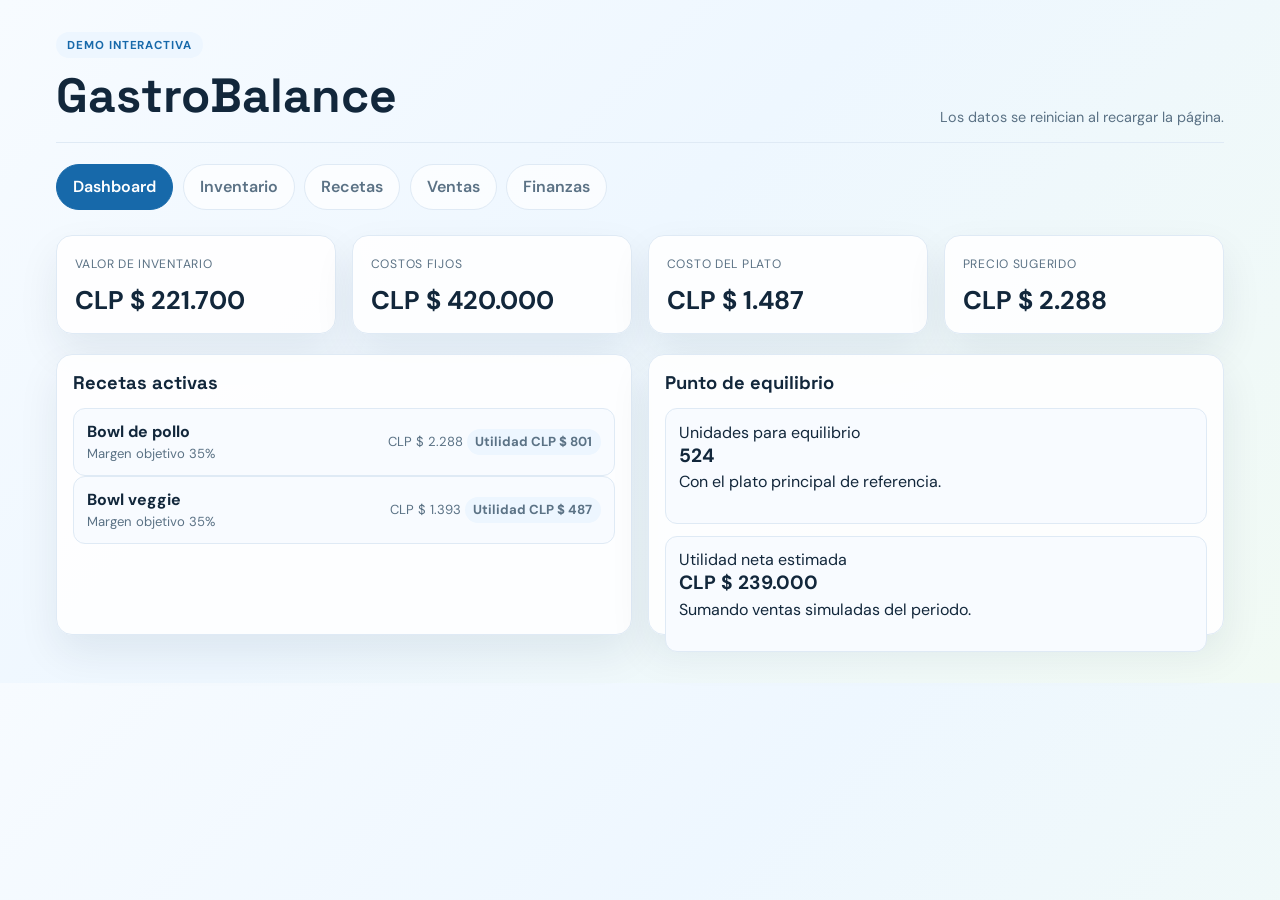
<file: gastro-demo/index.html>
<!DOCTYPE html>
<html lang="es">

<head>
    <meta charset="UTF-8" />
    <meta name="viewport" content="width=device-width, initial-scale=1.0" />
    <title>GastroBalance Demo</title>
    <link rel="preconnect" href="https://fonts.googleapis.com" />
    <link rel="preconnect" href="https://fonts.gstatic.com" crossorigin />
    <link
        href="https://fonts.googleapis.com/css2?family=DM+Sans:wght@400;500;600;700&family=Space+Grotesk:wght@500;600;700&display=swap"
        rel="stylesheet" />
    <link rel="stylesheet" href="styles.css" />
</head>

<body>
    <div class="page-shell">
        <header class="topbar">
            <div>
                <span class="eyebrow">Demo interactiva</span>
                <h1>GastroBalance</h1>
            </div>
            <p class="topbar-note">Los datos se reinician al recargar la página.</p>
        </header>

        <nav class="tabs" aria-label="Secciones de la demo">
            <button class="tab is-active" data-tab="dashboard" type="button">Dashboard</button>
            <button class="tab" data-tab="inventario" type="button">Inventario</button>
            <button class="tab" data-tab="recetas" type="button">Recetas</button>
            <button class="tab" data-tab="ventas" type="button">Ventas</button>
            <button class="tab" data-tab="finanzas" type="button">Finanzas</button>
        </nav>

        <main>
            <section class="panel is-active" data-panel="dashboard">
                <div class="metrics" id="dashboardMetrics"></div>

                <div class="grid two-cols">
                    <article class="card">
                        <div class="card-header">
                            <h2>Recetas activas</h2>
                        </div>
                        <div id="recipeList"></div>
                    </article>

                    <article class="card">
                        <div class="card-header">
                            <h2>Punto de equilibrio</h2>
                        </div>
                        <div id="breakEvenCard" class="break-even-card"></div>
                    </article>
                </div>
            </section>

            <section class="panel" data-panel="inventario">
                <div class="card">
                    <div class="card-header">
                        <h2>Inventario</h2>
                    </div>
                    <div id="inventoryList" class="inventory-list"></div>
                </div>

                <div class="card form-card">
                    <div class="card-header">
                        <h2>Agregar ingrediente</h2>
                    </div>
                    <form id="ingredientForm" class="stacked-form">
                        <div class="field-row two-cols-form">
                            <label>
                                Nombre
                                <input type="text" name="name" placeholder="Ej: quinoa" required />
                            </label>
                            <label>
                                Categoría
                                <input type="text" name="category" placeholder="Ej: cereales" required />
                            </label>
                        </div>
                        <div class="field-row two-cols-form">
                            <label>
                                Unidad
                                <select name="unit">
                                    <option value="kg">kg</option>
                                    <option value="g">g</option>
                                    <option value="l">l</option>
                                    <option value="ml">ml</option>
                                    <option value="unid">unid</option>
                                </select>
                            </label>
                            <label>
                                Stock inicial
                                <input type="number" name="stock" min="0" step="0.1" value="10" required />
                            </label>
                        </div>
                        <div class="field-row two-cols-form">
                            <label>
                                Precio unitario
                                <input type="number" name="price" min="0" step="10" value="1200" required />
                            </label>
                            <button type="submit" class="primary-button">Guardar ingrediente</button>
                        </div>
                    </form>
                </div>
            </section>

            <section class="panel" data-panel="recetas">
                <div class="card">
                    <div class="card-header">
                        <h2>Recetas y costos</h2>
                    </div>
                    <div id="recipesTable" class="recipes-table"></div>
                </div>
            </section>

            <section class="panel" data-panel="ventas">
                <div class="grid two-cols">
                    <article class="card">
                        <div class="card-header">
                            <h2>Registrar venta</h2>
                        </div>
                        <form id="saleForm" class="stacked-form">
                            <label>
                                Plato
                                <select id="saleRecipe" name="recipe"></select>
                            </label>
                            <div class="field-row two-cols-form">
                                <label>
                                    Unidades
                                    <input type="number" name="units" min="1" step="1" value="1" required />
                                </label>
                                <label>
                                    Precio de venta
                                    <input type="number" name="salePrice" min="0" step="100" value="5200" required />
                                </label>
                            </div>
                            <div class="field-row two-cols-form">
                                <label>
                                    Canal
                                    <select name="channel">
                                        <option>Mostrador</option>
                                        <option>Delivery propio</option>
                                        <option>App delivery</option>
                                    </select>
                                </label>
                                <label>
                                    Referencia
                                    <input type="text" name="reference" value="Pedido demo" />
                                </label>
                            </div>
                            <div class="field-row two-cols-form">
                                <label>
                                    Costo delivery
                                    <input type="number" name="deliveryCost" min="0" step="100" value="0" />
                                </label>
                                <label>
                                    Comisión app
                                    <input type="number" name="platformFee" min="0" step="100" value="0" />
                                </label>
                            </div>
                            <button type="submit" class="primary-button">Registrar venta</button>
                        </form>
                    </article>

                    <article class="card">
                        <div class="card-header">
                            <h2>Últimas ventas</h2>
                        </div>
                        <div id="salesList" class="sales-list"></div>
                    </article>
                </div>
            </section>

            <section class="panel" data-panel="finanzas">
                <div class="card">
                    <div class="card-header">
                        <h2>Distribución financiera</h2>
                    </div>
                    <div id="financeShare" class="share-list"></div>
                </div>
            </section>
        </main>
    </div>

    <script src="app.js"></script>
</body>

</html>
</file>
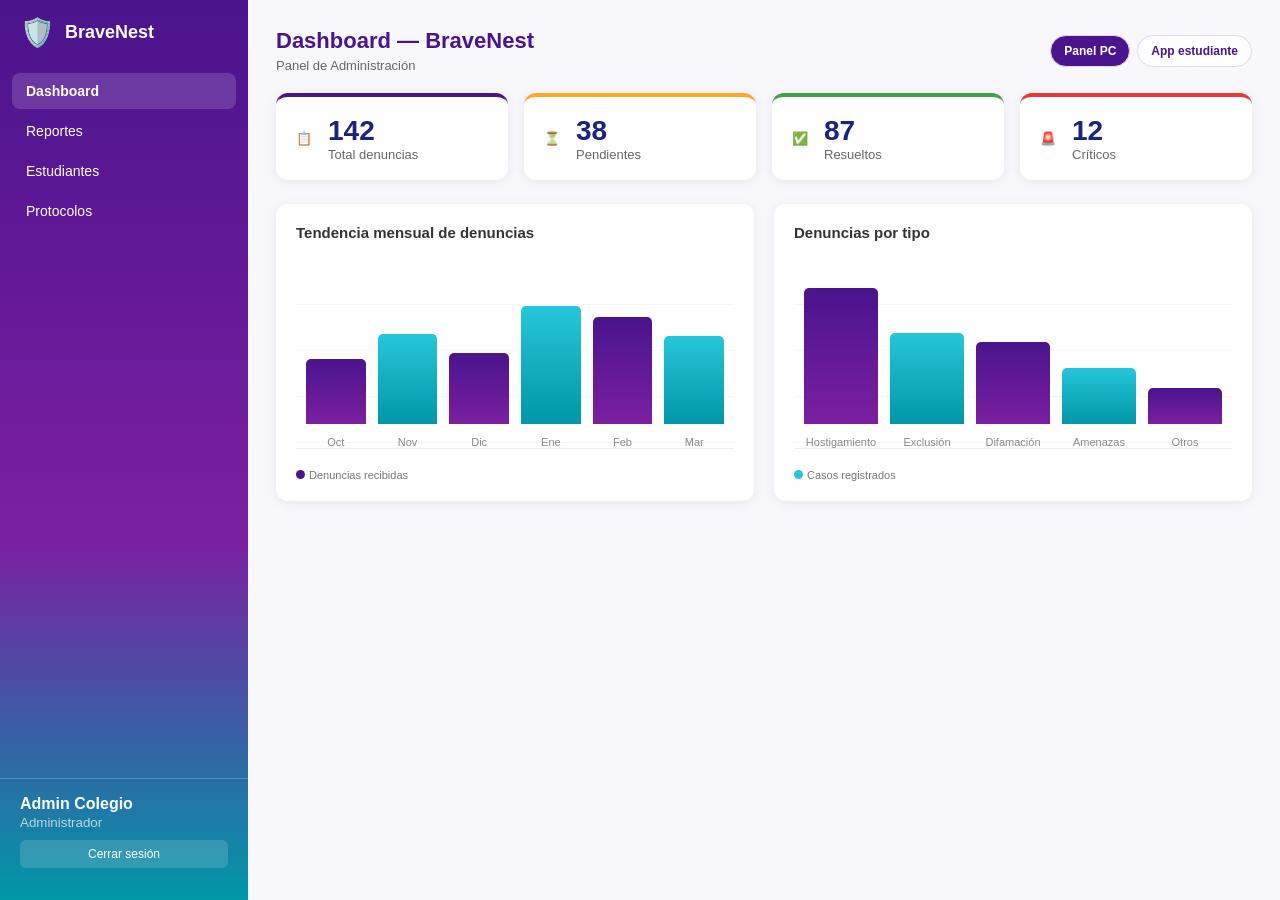
<file: portfolio-demo/index.html>
<!doctype html>
<html lang="es">

<head>
    <meta charset="utf-8">
    <meta name="viewport" content="width=device-width, initial-scale=1">
    <title>BraveNest | Demo interactivo</title>
    <style>
        :root {
            --primary: #4a148c;
            --primary-dark: #38006b;
            --primary-light: #7b1fa2;
            --secondary: #26c6da;
            --secondary-dark: #0097a7;
            --danger: #e53935;
            --warning: #ffa726;
            --success: #43a047;
            --bg: #f8f7fc;
            --card: #fff;
            --ink: #1a1a2e;
            --muted: #666;
            --line: #e8d5f5;
            --sidebar: 248px;
            --shadow: 0 2px 12px rgba(0, 0, 0, .07)
        }

        * {
            box-sizing: border-box;
            margin: 0;
            padding: 0
        }

        body {
            font-family: 'Segoe UI', Roboto, sans-serif;
            background: var(--bg);
            color: var(--ink)
        }

        button,
        input,
        textarea,
        select {
            font: inherit
        }

        button {
            cursor: pointer
        }

        .app {
            min-height: 100vh;
            display: flex
        }

        .sidebar {
            width: var(--sidebar);
            flex: none;
            min-height: 100vh;
            padding: 16px 0;
            display: flex;
            flex-direction: column;
            color: #fff;
            background: linear-gradient(180deg, var(--primary) 0%, var(--primary-light) 60%, var(--secondary-dark) 100%);
            position: sticky;
            top: 0
        }

        .brand {
            display: flex;
            align-items: center;
            gap: 10px;
            padding: 0 20px 24px;
            font-weight: 700;
            font-size: 18px
        }

        .brand-icon {
            font-size: 28px
        }

        .nav {
            display: flex;
            flex-direction: column;
            gap: 4px;
            padding: 0 12px;
            flex: 1
        }

        .nav button {
            border: 0;
            border-radius: 8px;
            padding: 10px 14px;
            color: #fff;
            background: transparent;
            text-align: left;
            font-size: 14px
        }

        .nav button:hover,
        .nav button.active {
            background: rgba(255, 255, 255, .15);
            font-weight: 700
        }

        .user {
            padding: 16px 20px;
            border-top: 1px solid rgba(255, 255, 255, .2)
        }

        .user strong {
            display: block;
            margin-bottom: 2px
        }

        .user small {
            display: block;
            opacity: .7;
            margin-bottom: 10px
        }

        .logout {
            width: 100%;
            border: 0;
            border-radius: 6px;
            padding: 7px 12px;
            color: #fff;
            background: rgba(255, 255, 255, .15);
            font-size: 12px
        }

        .content {
            min-width: 0;
            flex: 1;
            padding: 28px;
            overflow: auto
        }

        .topline {
            display: flex;
            align-items: center;
            justify-content: space-between;
            gap: 20px;
            margin-bottom: 20px
        }

        .title {
            font-size: 22px;
            font-weight: 700;
            color: var(--primary)
        }

        .subtitle {
            margin-top: 4px;
            color: var(--muted);
            font-size: 13px
        }

        .role-switch {
            display: flex;
            gap: 7px
        }

        .role-switch button {
            border: 1px solid var(--line);
            border-radius: 20px;
            padding: 8px 13px;
            color: var(--primary);
            background: #fff;
            font-size: 12px;
            font-weight: 600
        }

        .role-switch button.active {
            color: #fff;
            background: var(--primary)
        }

        .view {
            display: none
        }

        .view.active {
            display: block;
            animation: show .25s ease
        }

        @keyframes show {
            from {
                opacity: .2;
                transform: translateY(5px)
            }

            to {
                opacity: 1;
                transform: none
            }
        }

        .kpis {
            display: grid;
            grid-template-columns: repeat(4, minmax(150px, 1fr));
            gap: 16px;
            margin-bottom: 24px
        }

        .kpi,
        .chart,
        .report-card,
        .student-table,
        .mobile-card {
            background: var(--card);
            border-radius: 12px;
            box-shadow: var(--shadow)
        }

        .kpi {
            display: flex;
            align-items: center;
            gap: 16px;
            padding: 18px 20px;
            border-top: 4px solid var(--primary)
        }

        .kpi:nth-child(2) {
            border-color: var(--warning)
        }

        .kpi:nth-child(3) {
            border-color: var(--success)
        }

        .kpi:nth-child(4) {
            border-color: var(--danger)
        }

        .kpi-icon {
            font-size: 30px
        }

        .kpi strong {
            display: block;
            color: #1a237e;
            font-size: 28px
        }

        .kpi span {
            display: block;
            color: var(--muted);
            font-size: 13px
        }

        .charts {
            display: grid;
            grid-template-columns: repeat(2, minmax(280px, 1fr));
            gap: 20px
        }

        .chart {
            padding: 20px
        }

        .chart h3 {
            margin-bottom: 18px;
            color: #333;
            font-size: 15px
        }

        .line-chart {
            height: 190px;
            display: flex;
            align-items: end;
            gap: 12px;
            padding: 10px 10px 24px;
            border-bottom: 1px solid #eee;
            background: repeating-linear-gradient(to bottom, transparent 0, transparent 45px, #eee 46px)
        }

        .bar {
            flex: 1;
            position: relative;
            min-width: 18px;
            border-radius: 5px 5px 0 0;
            background: linear-gradient(var(--primary), var(--primary-light))
        }

        .bar:nth-child(2n) {
            background: linear-gradient(var(--secondary), var(--secondary-dark))
        }

        .bar label {
            position: absolute;
            bottom: -24px;
            width: 100%;
            text-align: center;
            color: #888;
            font-size: 11px
        }

        .legend {
            display: flex;
            gap: 14px;
            margin-top: 20px;
            color: #777;
            font-size: 11px
        }

        .legend i {
            display: inline-block;
            width: 9px;
            height: 9px;
            margin-right: 4px;
            border-radius: 50%;
            background: var(--primary)
        }

        .legend i.teal {
            background: var(--secondary)
        }

        .reports-view .filters {
            display: flex;
            gap: 8px;
            flex-wrap: wrap;
            margin-bottom: 20px
        }

        .filter {
            border: 0;
            border-radius: 20px;
            padding: 7px 14px;
            background: #e0e0e0;
            color: #333;
            font-size: 13px;
            font-weight: 600
        }

        .filter.active {
            color: #fff;
            background: #1a237e
        }

        .report-list {
            display: grid;
            gap: 14px
        }

        .report-card {
            padding: 20px
        }

        .report-head {
            display: flex;
            align-items: center;
            justify-content: space-between;
            gap: 10px;
            margin-bottom: 10px
        }

        .anon {
            color: #1a237e;
            font-family: monospace;
            font-size: 13px;
            font-weight: 700
        }

        .badge {
            border-radius: 20px;
            padding: 4px 12px;
            font-size: 12px;
            font-weight: 600
        }

        .pending {
            color: #f57f17;
            background: #fff8e1
        }

        .review {
            color: #1565c0;
            background: #e3f2fd
        }

        .resolved {
            color: #2e7d32;
            background: #e8f5e9
        }

        .report-card p {
            margin-bottom: 12px;
            color: #444;
            line-height: 1.5
        }

        .meta {
            display: flex;
            gap: 16px;
            color: #666;
            font-size: 13px
        }

        .actions {
            display: flex;
            align-items: center;
            gap: 8px;
            flex-wrap: wrap;
            margin-top: 14px
        }

        .actions small {
            color: #888
        }

        .action {
            border: 1px solid #ddd;
            border-radius: 6px;
            padding: 5px 10px;
            background: #f5f5f5;
            font-size: 12px
        }

        .action:hover {
            border-color: var(--primary);
            color: var(--primary)
        }

        .student-table {
            overflow: auto
        }

        .student-table table {
            width: 100%;
            border-collapse: collapse;
            min-width: 650px
        }

        .student-table th {
            padding: 14px 20px;
            color: #fff;
            background: linear-gradient(90deg, var(--primary), var(--primary-light));
            text-align: left;
            font-size: 14px
        }

        .student-table td {
            padding: 13px 20px;
            border-bottom: 1px solid #f3eafc;
            color: #333;
            font-size: 14px
        }

        .search {
            width: 280px;
            margin-bottom: 20px;
            padding: 10px 16px;
            border: 2px solid var(--line);
            border-radius: 10px;
            outline: 0
        }

        .search:focus {
            border-color: var(--primary)
        }

        .mobile-layout {
            display: grid;
            grid-template-columns: minmax(260px, 390px) 1fr;
            align-items: center;
            gap: 70px;
            max-width: 980px;
            margin: 20px auto
        }

        .phone {
            padding: 9px;
            border: 7px solid #32115c;
            border-radius: 30px;
            background: #1a0030;
            box-shadow: 0 20px 40px rgba(74, 20, 140, .2)
        }

        .phone-screen {
            min-height: 600px;
            overflow: hidden;
            border-radius: 22px;
            background: var(--bg)
        }

        .phone-head {
            padding: 24px 20px 20px;
            color: #fff;
            background: linear-gradient(135deg, var(--primary), var(--secondary-dark))
        }

        .phone-head h2 {
            margin: 25px 0 5px;
            font-size: 25px
        }

        .phone-head p {
            color: rgba(255, 255, 255, .8);
            font-size: 12px
        }

        .phone-body {
            padding: 20px
        }

        .progress {
            display: flex;
            gap: 5px;
            margin-bottom: 20px
        }

        .progress i {
            height: 4px;
            flex: 1;
            border-radius: 5px;
            background: #e8d5f5
        }

        .progress i.done {
            background: var(--primary)
        }

        .phone-label {
            margin-bottom: 12px;
            font-size: 13px;
            font-weight: 700
        }

        .choice-grid {
            display: grid;
            grid-template-columns: 1fr 1fr;
            gap: 10px
        }

        .choice {
            min-height: 90px;
            padding: 12px 8px;
            border: 2px solid #ede7f6;
            border-radius: 12px;
            background: #fff;
            text-align: left;
            color: var(--ink)
        }

        .choice:hover,
        .choice.selected {
            border-color: var(--primary);
            background: #f3e5f5
        }

        .choice strong {
            display: block;
            margin-bottom: 5px;
            font-size: 23px
        }

        .choice span {
            font-size: 12px;
            font-weight: 700
        }

        .choice em {
            display: block;
            margin-top: 3px;
            color: #888;
            font-size: 11px;
            font-style: normal
        }

        .primary {
            width: 100%;
            margin-top: 14px;
            padding: 12px;
            border: 0;
            border-radius: 10px;
            color: #fff;
            background: linear-gradient(90deg, var(--primary), var(--secondary));
            font-size: 13px;
            font-weight: 700
        }

        .primary:disabled {
            opacity: .4;
            cursor: not-allowed
        }

        .back {
            width: 100%;
            margin-top: 10px;
            padding: 8px;
            border: 0;
            background: none;
            color: #666;
            font-size: 12px
        }

        .success {
            text-align: center;
            padding: 35px 15px
        }

        .success-icon {
            width: 70px;
            height: 70px;
            display: grid;
            place-items: center;
            margin: 0 auto 16px;
            border-radius: 50%;
            color: #fff;
            background: linear-gradient(135deg, var(--primary), var(--secondary));
            font-size: 34px
        }

        .success h2 {
            font-size: 23px
        }

        .success p {
            margin-top: 10px;
            color: #666;
            font-size: 13px;
            line-height: 1.5
        }

        .code {
            margin: 20px 0;
            padding: 13px;
            border-radius: 9px;
            color: var(--primary);
            background: #f3e5f5;
            font-family: monospace;
            font-size: 19px;
            font-weight: 700;
            letter-spacing: 2px
        }

        .pitch h2 {
            margin: 8px 0 14px;
            color: var(--primary);
            font-size: 32px
        }

        .pitch p {
            color: #666;
            line-height: 1.6;
            font-size: 15px
        }

        .pitch ul {
            display: grid;
            gap: 13px;
            margin-top: 25px;
            padding: 0;
            list-style: none
        }

        .pitch li {
            padding: 12px 14px;
            border-left: 4px solid var(--secondary);
            background: #fff;
            border-radius: 0 8px 8px 0;
            box-shadow: var(--shadow);
            font-size: 13px
        }

        .toast {
            position: fixed;
            right: 22px;
            bottom: 22px;
            max-width: 300px;
            padding: 13px 16px;
            border-radius: 8px;
            color: #fff;
            background: var(--primary-dark);
            box-shadow: var(--shadow);
            opacity: 0;
            transform: translateY(12px);
            transition: .25s;
            font-size: 12px
        }

        .toast.show {
            opacity: 1;
            transform: none
        }

        @media(max-width:850px) {
            .sidebar {
                width: 205px
            }

            .content {
                padding: 22px
            }

            .mobile-layout {
                grid-template-columns: 1fr;
                gap: 30px
            }

            .pitch {
                max-width: 520px
            }

            .kpis {
                grid-template-columns: repeat(2, 1fr)
            }
        }

        @media(max-width:600px) {
            .app {
                display: block
            }

            .sidebar {
                position: static;
                width: 100%;
                min-height: auto;
                padding: 12px
            }

            .brand {
                padding: 0 10px 12px
            }

            .nav {
                display: grid;
                grid-template-columns: repeat(4, 1fr);
                padding: 0;
                gap: 4px
            }

            .nav button {
                padding: 8px 5px;
                text-align: center;
                font-size: 11px
            }

            .user {
                display: none
            }

            .content {
                padding: 18px 14px
            }

            .topline {
                align-items: flex-start;
                flex-direction: column
            }

            .role-switch {
                width: 100%
            }

            .role-switch button {
                flex: 1
            }

            .kpis,
            .charts {
                grid-template-columns: 1fr
            }

            .phone {
                max-width: 370px;
                width: 100%;
                margin: auto
            }
        }
    </style>
</head>

<body>
    <div class="app">
        <aside class="sidebar">
            <div class="brand"><span class="brand-icon">🛡️</span><span>BraveNest</span></div>
            <nav class="nav"><button class="active" data-view="dashboard">Dashboard</button><button
                    data-view="reports">Reportes</button><button data-view="students">Estudiantes</button><button
                    data-view="protocolos">Protocolos</button></nav>
            <div class="user"><strong>Admin Colegio</strong><small>Administrador</small><button class="logout">Cerrar
                    sesión</button></div>
        </aside>
        <main class="content">
            <div class="topline">
                <div>
                    <h1 class="title" id="pageTitle">Dashboard — BraveNest</h1>
                    <p class="subtitle">Panel de Administración</p>
                </div>
                <div class="role-switch"><button class="active" data-role="school">Panel PC</button><button
                        data-role="student">App estudiante</button></div>
            </div>
            <section class="view active" id="schoolView">
                <div id="dashboard" class="admin-page">
                    <div class="kpis">
                        <div class="kpi"><span class="kpi-icon">📋</span>
                            <div><strong>142</strong><span>Total denuncias</span></div>
                        </div>
                        <div class="kpi"><span class="kpi-icon">⏳</span>
                            <div><strong>38</strong><span>Pendientes</span></div>
                        </div>
                        <div class="kpi"><span class="kpi-icon">✅</span>
                            <div><strong>87</strong><span>Resueltos</span></div>
                        </div>
                        <div class="kpi"><span class="kpi-icon">🚨</span>
                            <div><strong>12</strong><span>Críticos</span></div>
                        </div>
                    </div>
                    <div class="charts">
                        <div class="chart">
                            <h3>Tendencia mensual de denuncias</h3>
                            <div class="line-chart">
                                <div class="bar" style="height:42%"><label>Oct</label></div>
                                <div class="bar" style="height:58%"><label>Nov</label></div>
                                <div class="bar" style="height:46%"><label>Dic</label></div>
                                <div class="bar" style="height:76%"><label>Ene</label></div>
                                <div class="bar" style="height:69%"><label>Feb</label></div>
                                <div class="bar" style="height:57%"><label>Mar</label></div>
                            </div>
                            <div class="legend"><span><i></i>Denuncias recibidas</span></div>
                        </div>
                        <div class="chart">
                            <h3>Denuncias por tipo</h3>
                            <div class="line-chart">
                                <div class="bar" style="height:88%"><label>Hostigamiento</label></div>
                                <div class="bar" style="height:59%"><label>Exclusión</label></div>
                                <div class="bar" style="height:53%"><label>Difamación</label></div>
                                <div class="bar" style="height:36%"><label>Amenazas</label></div>
                                <div class="bar" style="height:23%"><label>Otros</label></div>
                            </div>
                            <div class="legend"><span><i class="teal"></i>Casos registrados</span></div>
                        </div>
                    </div>
                </div>
                <div id="reports" class="admin-page reports-view" hidden>
                    <div class="filters"><button class="filter active" data-filter="all">Todos</button><button
                            class="filter" data-filter="pending">Pendientes</button><button class="filter"
                            data-filter="review">En revisión</button><button class="filter"
                            data-filter="resolved">Resueltos</button></div>
                    <div class="report-list">
                        <article class="report-card" data-status="pending">
                            <div class="report-head"><span class="anon">ANR-1A2B-3C4D</span><span
                                    class="badge pending">Pendiente</span></div>
                            <p>Mensajes amenazantes repetidos en WhatsApp.</p>
                            <div class="meta"><span>🟠 high</span><span>hostigamiento</span><span>07/03/2026</span>
                            </div>
                            <div class="actions"><small>Cambiar estado:</small><button class="action"
                                    data-status-action="review">En revisión</button><button class="action"
                                    data-status-action="resolved">Resuelto</button></div>
                        </article>
                        <article class="report-card" data-status="review">
                            <div class="report-head"><span class="anon">ANR-5E6F-7G8H</span><span
                                    class="badge review">En revisión</span></div>
                            <p>Exclusión de grupos de estudio por redes sociales.</p>
                            <div class="meta"><span>🟡 medium</span><span>exclusion</span><span>06/03/2026</span></div>
                            <div class="actions"><small>Cambiar estado:</small><button class="action"
                                    data-status-action="pending">Pendiente</button><button class="action"
                                    data-status-action="resolved">Resuelto</button></div>
                        </article>
                        <article class="report-card" data-status="resolved">
                            <div class="report-head"><span class="anon">ANR-9I0J-1K2L</span><span
                                    class="badge resolved">Resuelto</span></div>
                            <p>Publicación de fotos privadas sin consentimiento.</p>
                            <div class="meta"><span>🔴 critical</span><span>difamacion</span><span>05/03/2026</span>
                            </div>
                            <div class="actions"><small>Caso cerrado · registro protegido</small></div>
                        </article>
                    </div>
                </div>
                <div id="students" class="admin-page" hidden><input class="search" id="search"
                        placeholder="Buscar alumno o escuela...">
                    <div class="student-table">
                        <table>
                            <thead>
                                <tr>
                                    <th>Alumno (anonimizado)</th>
                                    <th>Curso</th>
                                    <th>Establecimiento</th>
                                    <th>Denuncias</th>
                                    <th>Estado</th>
                                </tr>
                            </thead>
                            <tbody id="studentsBody">
                                <tr>
                                    <td>Alumno A</td>
                                    <td>7° básico</td>
                                    <td>Escuela Los Pinos</td>
                                    <td>2</td>
                                    <td><span class="badge resolved">activo</span></td>
                                </tr>
                                <tr>
                                    <td>Alumno B</td>
                                    <td>8° básico</td>
                                    <td>Liceo Central</td>
                                    <td>0</td>
                                    <td><span class="badge resolved">activo</span></td>
                                </tr>
                                <tr>
                                    <td>Alumno C</td>
                                    <td>1° medio</td>
                                    <td>Escuela Los Pinos</td>
                                    <td>1</td>
                                    <td><span class="badge pending">seguimiento</span></td>
                                </tr>
                                <tr>
                                    <td>Alumno D</td>
                                    <td>2° medio</td>
                                    <td>Liceo Sur</td>
                                    <td>4</td>
                                    <td><span class="badge" style="color:#c62828;background:#fce4ec">critico</span></td>
                                </tr>
                            </tbody>
                        </table>
                    </div>
                </div>
                <div id="protocolos" class="admin-page" hidden>
                    <h2 class="title">📋 Protocolos de Acción</h2>
                    <p class="subtitle" style="margin:8px 0 20px">Guías paso a paso para gestionar cada tipo de
                        incidente.</p>
                    <div class="report-list">
                        <article class="report-card">
                            <div class="report-head"><strong>🧒 Protocolo de Acoso Escolar (Bullying)</strong><span
                                    class="badge pending">⏱ 72 horas</span></div>
                            <p>Recepción del reporte, evaluación inicial, entrevistas separadas, notificación a
                                apoderados y plan de acción.</p><button class="action protocol">Ver pasos del
                                protocolo</button>
                        </article>
                        <article class="report-card">
                            <div class="report-head"><strong>💻 Protocolo de Ciberacoso (Cyberbullying)</strong><span
                                    class="badge review">⏱ 48 horas</span></div>
                            <p>Documentar evidencia, preservarla, coordinar con familias y activar denuncia formal si
                                corresponde.</p><button class="action protocol">Ver pasos del protocolo</button>
                        </article>
                    </div>
                </div>
            </section>
            <section class="view" id="studentView">
                <div class="mobile-layout">
                    <div class="phone">
                        <div class="phone-screen">
                            <div class="phone-head"><small>BraveNest · modo estudiante</small>
                                <h2 id="phoneTitle">¿Qué pasó?</h2>
                                <p id="phoneSub">Tu reporte es anónimo y seguro.</p>
                            </div>
                            <div class="phone-body" id="flow">
                                <div class="progress"><i class="done"></i><i></i><i></i></div>
                                <div class="phone-label">Elige el tipo de situación</div>
                                <div class="choice-grid" id="types"><button class="choice"
                                        data-value="Hostigamiento"><strong>💬</strong><span>Hostigamiento</span><em>Insultos
                                            o burlas</em></button><button class="choice"
                                        data-value="Violencia física"><strong>👊</strong><span>Violencia
                                            física</span><em>Golpes o empujones</em></button><button class="choice"
                                        data-value="Ciberacoso"><strong>📱</strong><span>Ciberacoso</span><em>Redes o
                                            mensajes</em></button><button class="choice"
                                        data-value="Exclusión"><strong>😔</strong><span>Exclusión</span><em>Me dejan
                                            fuera</em></button></div><button class="primary" id="next"
                                    disabled>Continuar</button>
                            </div>
                        </div>
                    </div>
                    <div class="pitch">
                        <div class="eyebrow" style="color:var(--primary);font-size:11px;font-weight:700">Experiencia
                            estudiante</div>
                        <h2>Reportar sin miedo también es parte de la solución.</h2>
                        <p>La app móvil acompaña al estudiante con un flujo corto y comprensible. La información llega
                            al mismo panel que acabas de explorar, sin identidad personal.</p>
                        <ul>
                            <li>🔒 Sin cuenta, sin nombre y sin rastreo personal.</li>
                            <li>🎯 Categorías claras para niños y jóvenes.</li>
                            <li>🧭 Código de seguimiento para consultar el estado.</li>
                        </ul>
                    </div>
                </div>
            </section>
        </main>
    </div>
    <div class="toast" id="toast"></div>
    <script>
        const toast = document.getElementById('toast'); const notify = m => { toast.textContent = m; toast.classList.add('show'); setTimeout(() => toast.classList.remove('show'), 2400) };
        const adminPages = ['dashboard', 'reports', 'students', 'protocolos']; const pageTitles = { dashboard: 'Dashboard — BraveNest', reports: '📋 Reportes de Ciberacoso', students: 'Estudiantes', protocolos: '📋 Protocolos de Acción' }; document.querySelectorAll('.nav button').forEach(btn => btn.onclick = () => { const id = btn.dataset.view; document.querySelectorAll('.nav button').forEach(b => b.classList.remove('active')); btn.classList.add('active'); adminPages.forEach(page => document.getElementById(page).hidden = page !== id); document.getElementById('pageTitle').textContent = pageTitles[id]; });
        document.querySelectorAll('[data-role]').forEach(btn => btn.onclick = () => { document.querySelectorAll('[data-role]').forEach(b => b.classList.remove('active')); btn.classList.add('active'); const student = btn.dataset.role === 'student'; document.getElementById('schoolView').classList.toggle('active', !student); document.getElementById('studentView').classList.toggle('active', student); });
        document.querySelectorAll('[data-filter]').forEach(btn => btn.onclick = () => { document.querySelectorAll('[data-filter]').forEach(b => b.classList.remove('active')); btn.classList.add('active'); document.querySelectorAll('.report-card').forEach(card => { card.style.display = btn.dataset.filter === 'all' || card.dataset.filter === btn.dataset.filter || card.dataset.filter === undefined && card.dataset.status === btn.dataset.filter ? 'block' : 'none' }); });
        document.querySelectorAll('[data-status-action]').forEach(btn => btn.onclick = () => { const card = btn.closest('.report-card'); const status = btn.dataset.statusAction; const badge = card.querySelector('.badge'); badge.className = 'badge ' + status; badge.textContent = status === 'pending' ? 'Pendiente' : status === 'review' ? 'En revisión' : 'Resuelto'; card.dataset.status = status; notify('Estado actualizado correctamente'); });
        document.querySelectorAll('.protocol').forEach(btn => btn.onclick = () => notify('Pasos del protocolo abiertos en el producto final'));
        document.getElementById('search').oninput = e => { const q = e.target.value.toLowerCase(); document.querySelectorAll('#studentsBody tr').forEach(row => row.style.display = row.textContent.toLowerCase().includes(q) ? '' : 'none') };
        const flow = document.getElementById('flow'); let selected = ''; const bindTypes = () => { document.querySelectorAll('#types .choice').forEach(choice => choice.onclick = () => { document.querySelectorAll('#types .choice').forEach(c => c.classList.remove('selected')); choice.classList.add('selected'); selected = choice.dataset.value; document.getElementById('next').disabled = false }); document.getElementById('next').onclick = locationStep }; const locationStep = () => { flow.innerHTML = '<div class="progress"><i class="done"></i><i class="done"></i><i></i></div><div class="phone-label">¿Dónde ocurrió principalmente?</div><div class="choice-grid" id="zones"><button class="choice" data-value="Patio"><strong>🌳</strong><span>Patio</span><em>Recreo o almuerzo</em></button><button class="choice" data-value="Sala"><strong>🏫</strong><span>Sala de clases</span><em>Durante una clase</em></button><button class="choice" data-value="Internet"><strong>📲</strong><span>Internet</span><em>Redes o chat</em></button><button class="choice" data-value="Camino"><strong>🚌</strong><span>Camino</span><em>Entrada o salida</em></button></div><button class="primary" id="zoneNext" disabled>Continuar</button><button class="back" id="back">← Volver</button>'; document.getElementById('phoneTitle').textContent = 'Ubicación'; document.getElementById('phoneSub').textContent = 'Solo necesitamos una zona general.'; let zone = ''; document.querySelectorAll('#zones .choice').forEach(c => c.onclick = () => { document.querySelectorAll('#zones .choice').forEach(x => x.classList.remove('selected')); c.classList.add('selected'); zone = c.dataset.value; document.getElementById('zoneNext').disabled = false }); document.getElementById('zoneNext').onclick = detailStep; document.getElementById('back').onclick = resetFlow }; const detailStep = () => { flow.innerHTML = '<div class="progress"><i class="done"></i><i class="done"></i><i class="done"></i></div><div class="phone-label">Agrega detalles <span style="color:#888;font-weight:400">(opcional)</span></div><textarea class="phone-field" style="width:100%;min-height:110px;padding:10px;border:2px solid #ede7f6;border-radius:10px;resize:vertical" placeholder="Cuéntanos solo lo que te haga sentir seguro/a..."></textarea><button class="primary" id="send">Enviar reporte</button><button class="back" id="back">← Volver</button>'; document.getElementById('phoneTitle').textContent = 'Casi terminamos'; document.getElementById('phoneSub').textContent = 'Tu identidad está protegida.'; document.getElementById('send').onclick = successStep; document.getElementById('back').onclick = locationStep }; const successStep = () => { flow.innerHTML = '<div class="success"><div class="success-icon">✓</div><h2>Reporte enviado</h2><p>El equipo de convivencia ya puede comenzar a revisar la situación.</p><div class="code">ANR-7K4M-92QX</div><p>Guarda este código para consultar el estado sin revelar quién eres.</p><button class="primary" id="new">Hacer otro reporte</button></div>'; document.getElementById('phoneTitle').textContent = 'Gracias por confiar'; document.getElementById('phoneSub').textContent = 'No estás solo/a.'; document.getElementById('new').onclick = resetFlow; notify('Reporte enviado de forma segura') }; const resetFlow = () => { location.reload() }; bindTypes();
    </script>
</body>

</html>
</file>
<file: gastro-demo/styles.css>
:root {
    --bg: #f4f8fc;
    --page: #ffffff;
    --panel: #f8fbff;
    --line: #dfeaf5;
    --ink: #12273b;
    --muted: #5b7285;
    --blue: #1769aa;
    --blue-soft: #edf6ff;
    --purple: #5b3ec8;
    --purple-soft: #f0ebff;
    --green: #1d8f5f;
    --green-soft: #e7f7ef;
    --orange: #ea8d2e;
    --orange-soft: #fff3e7;
    --shadow: 0 18px 40px rgba(18, 39, 59, 0.08);
}

* {
    box-sizing: border-box;
}

body {
    margin: 0;
    font-family: 'DM Sans', sans-serif;
    background: linear-gradient(135deg, #f7fbff 0%, #eef7ff 45%, #f1faf4 100%);
    color: var(--ink);
}

button,
input,
select {
    font: inherit;
}

.page-shell {
    max-width: 1200px;
    margin: 0 auto;
    padding: 2rem 1rem 3rem;
}

.topbar {
    display: flex;
    align-items: flex-end;
    justify-content: space-between;
    gap: 1rem;
    padding-bottom: 1rem;
    border-bottom: 1px solid var(--line);
}

.eyebrow {
    display: inline-block;
    margin-bottom: 0.45rem;
    padding: 0.35rem 0.7rem;
    border-radius: 999px;
    background: var(--blue-soft);
    color: var(--blue);
    font-size: 0.72rem;
    font-weight: 700;
    letter-spacing: 0.08em;
    text-transform: uppercase;
}

h1,
h2,
h3 {
    margin: 0;
    font-family: 'Space Grotesk', sans-serif;
}

h1 {
    font-size: clamp(2rem, 4vw, 3rem);
}

.topbar-note {
    margin: 0;
    color: var(--muted);
    font-size: 0.9rem;
}

.tabs {
    display: flex;
    flex-wrap: wrap;
    gap: 0.6rem;
    margin: 1.3rem 0 1.6rem;
}

.tab {
    appearance: none;
    border: 1px solid var(--line);
    background: rgba(255, 255, 255, 0.7);
    color: var(--muted);
    border-radius: 999px;
    padding: 0.7rem 1rem;
    cursor: pointer;
    font-weight: 600;
    transition: all 0.2s ease;
}

.tab.is-active,
.tab:hover {
    background: var(--blue);
    border-color: var(--blue);
    color: #fff;
}

main {
    display: grid;
}

.panel {
    display: none;
}

.panel.is-active {
    display: block;
}

.metrics {
    display: grid;
    grid-template-columns: repeat(auto-fit, minmax(180px, 1fr));
    gap: 1rem;
    margin-bottom: 1.25rem;
}

.metric-box,
.card {
    background: rgba(255, 255, 255, 0.9);
    border: 1px solid var(--line);
    border-radius: 16px;
    box-shadow: var(--shadow);
}

.metric-box {
    padding: 1rem 1.1rem;
}

.metric-box .label {
    color: var(--muted);
    font-size: 0.76rem;
    letter-spacing: 0.06em;
    text-transform: uppercase;
}

.metric-box .value {
    display: block;
    margin-top: 0.65rem;
    font-size: clamp(1.2rem, 2vw, 1.8rem);
    font-weight: 700;
    color: var(--ink);
}

.grid {
    display: grid;
    gap: 1rem;
}

.two-cols {
    grid-template-columns: repeat(auto-fit, minmax(300px, 1fr));
}

.card {
    padding: 1rem 1rem 1.2rem;
}

.card-header {
    margin-bottom: 0.9rem;
}

.card-header h2 {
    font-size: 1.15rem;
}

.recipe-list,
.inventory-list,
.sales-list,
.share-list {
    display: grid;
    gap: 0.75rem;
}

.recipe-item,
.inventory-item,
.sale-item,
.share-item {
    display: flex;
    align-items: center;
    justify-content: space-between;
    gap: 0.8rem;
    padding: 0.75rem 0.8rem;
    border: 1px solid var(--line);
    border-radius: 12px;
    background: var(--panel);
    overflow-wrap: anywhere;
    word-break: break-word;
}

.recipe-item strong,
.inventory-item strong,
.sale-item strong,
.share-item strong {
    display: block;
    color: var(--ink);
}

.recipe-item span,
.inventory-item span,
.sale-item span,
.share-item span {
    color: var(--muted);
    font-size: 0.82rem;
}

.tag {
    display: inline-block;
    padding: 0.28rem 0.55rem;
    border-radius: 999px;
    background: var(--blue-soft);
    color: var(--blue);
    font-size: 0.7rem;
    font-weight: 700;
}

.break-even-card {
    display: grid;
    gap: 0.7rem;
    min-height: 100%;
}

.break-even-box {
    padding: 0.8rem;
    border-radius: 12px;
    background: var(--panel);
    border: 1px solid var(--line);
}

.break-even-box strong {
    display: block;
    margin-bottom: 0.2rem;
    font-size: 1.2rem;
}

.form-card {
    margin-top: 1rem;
}

.stacked-form {
    display: grid;
    gap: 0.9rem;
}

.field-row {
    display: grid;
    gap: 0.8rem;
}

.two-cols-form {
    grid-template-columns: repeat(auto-fit, minmax(180px, 1fr));
}

label {
    display: grid;
    gap: 0.45rem;
    color: var(--muted);
    font-size: 0.9rem;
}

input,
select {
    width: 100%;
    padding: 0.7rem 0.8rem;
    border: 1px solid var(--line);
    border-radius: 10px;
    background: #fff;
    color: var(--ink);
}

input:focus,
select:focus {
    outline: 2px solid rgba(23, 105, 170, 0.2);
    border-color: var(--blue);
}

.primary-button {
    align-self: end;
    border: 0;
    border-radius: 10px;
    background: linear-gradient(135deg, var(--blue), var(--purple));
    color: #fff;
    padding: 0.8rem 1rem;
    cursor: pointer;
    font-weight: 700;
}

.primary-button:hover {
    filter: brightness(1.04);
}

.recipes-table {
    display: grid;
    gap: 0.8rem;
}

.table-row {
    display: grid;
    grid-template-columns: minmax(140px, 2fr) repeat(4, minmax(100px, 1fr));
    gap: 0.6rem;
    align-items: center;
    padding: 0.75rem 0.7rem;
    border: 1px solid var(--line);
    border-radius: 12px;
    background: var(--panel);
}

.table-row.header {
    background: rgba(23, 105, 170, 0.06);
    color: var(--blue);
    font-weight: 700;
}

.share-item {
    align-items: flex-start;
}

.progress {
    width: 100%;
    height: 10px;
    border-radius: 999px;
    overflow: hidden;
    background: #edf3f8;
    border: 1px solid var(--line);
}

.progress span {
    display: block;
    height: 100%;
    border-radius: inherit;
    background: linear-gradient(90deg, var(--purple), var(--blue));
}

@media (max-width: 640px) {
    .page-shell {
        padding: 1.2rem 0.8rem 2.2rem;
    }

    .topbar {
        flex-direction: column;
        align-items: flex-start;
    }

    .tabs {
        display: grid;
        grid-template-columns: repeat(2, minmax(120px, 1fr));
    }

    .metrics {
        grid-template-columns: repeat(2, minmax(130px, 1fr));
    }

    .metric-box {
        padding: 0.9rem 0.8rem;
    }

    .table-row {
        grid-template-columns: 1fr;
    }

    .table-row.header {
        display: none;
    }

    .recipe-item,
    .inventory-item,
    .sale-item,
    .share-item {
        display: grid;
        grid-template-columns: 1fr auto;
        align-items: start;
        gap: 0.35rem 0.6rem;
    }

    .recipe-item>div:last-child,
    .inventory-item>div:last-child,
    .sale-item>div:last-child,
    .share-item>div:last-child {
        justify-self: end;
        text-align: right;
    }

    .share-item {
        grid-template-columns: 1fr;
    }

    .share-item>div:last-child {
        width: 100%;
        justify-self: stretch;
        text-align: left;
    }

    .inventory-item strong,
    .recipe-item strong,
    .sale-item strong,
    .share-item strong {
        font-size: 0.96rem;
    }
}

@media (max-width: 420px) {
    .metrics {
        grid-template-columns: 1fr;
    }

    .tab {
        padding: 0.75rem 0.5rem;
        font-size: 0.92rem;
    }

    .primary-button {
        width: 100%;
    }

    .recipe-item,
    .inventory-item,
    .sale-item,
    .share-item {
        grid-template-columns: 1fr;
    }

    .recipe-item>div:last-child,
    .inventory-item>div:last-child,
    .sale-item>div:last-child,
    .share-item>div:last-child {
        justify-self: start;
        text-align: left;
    }
}
</file>
